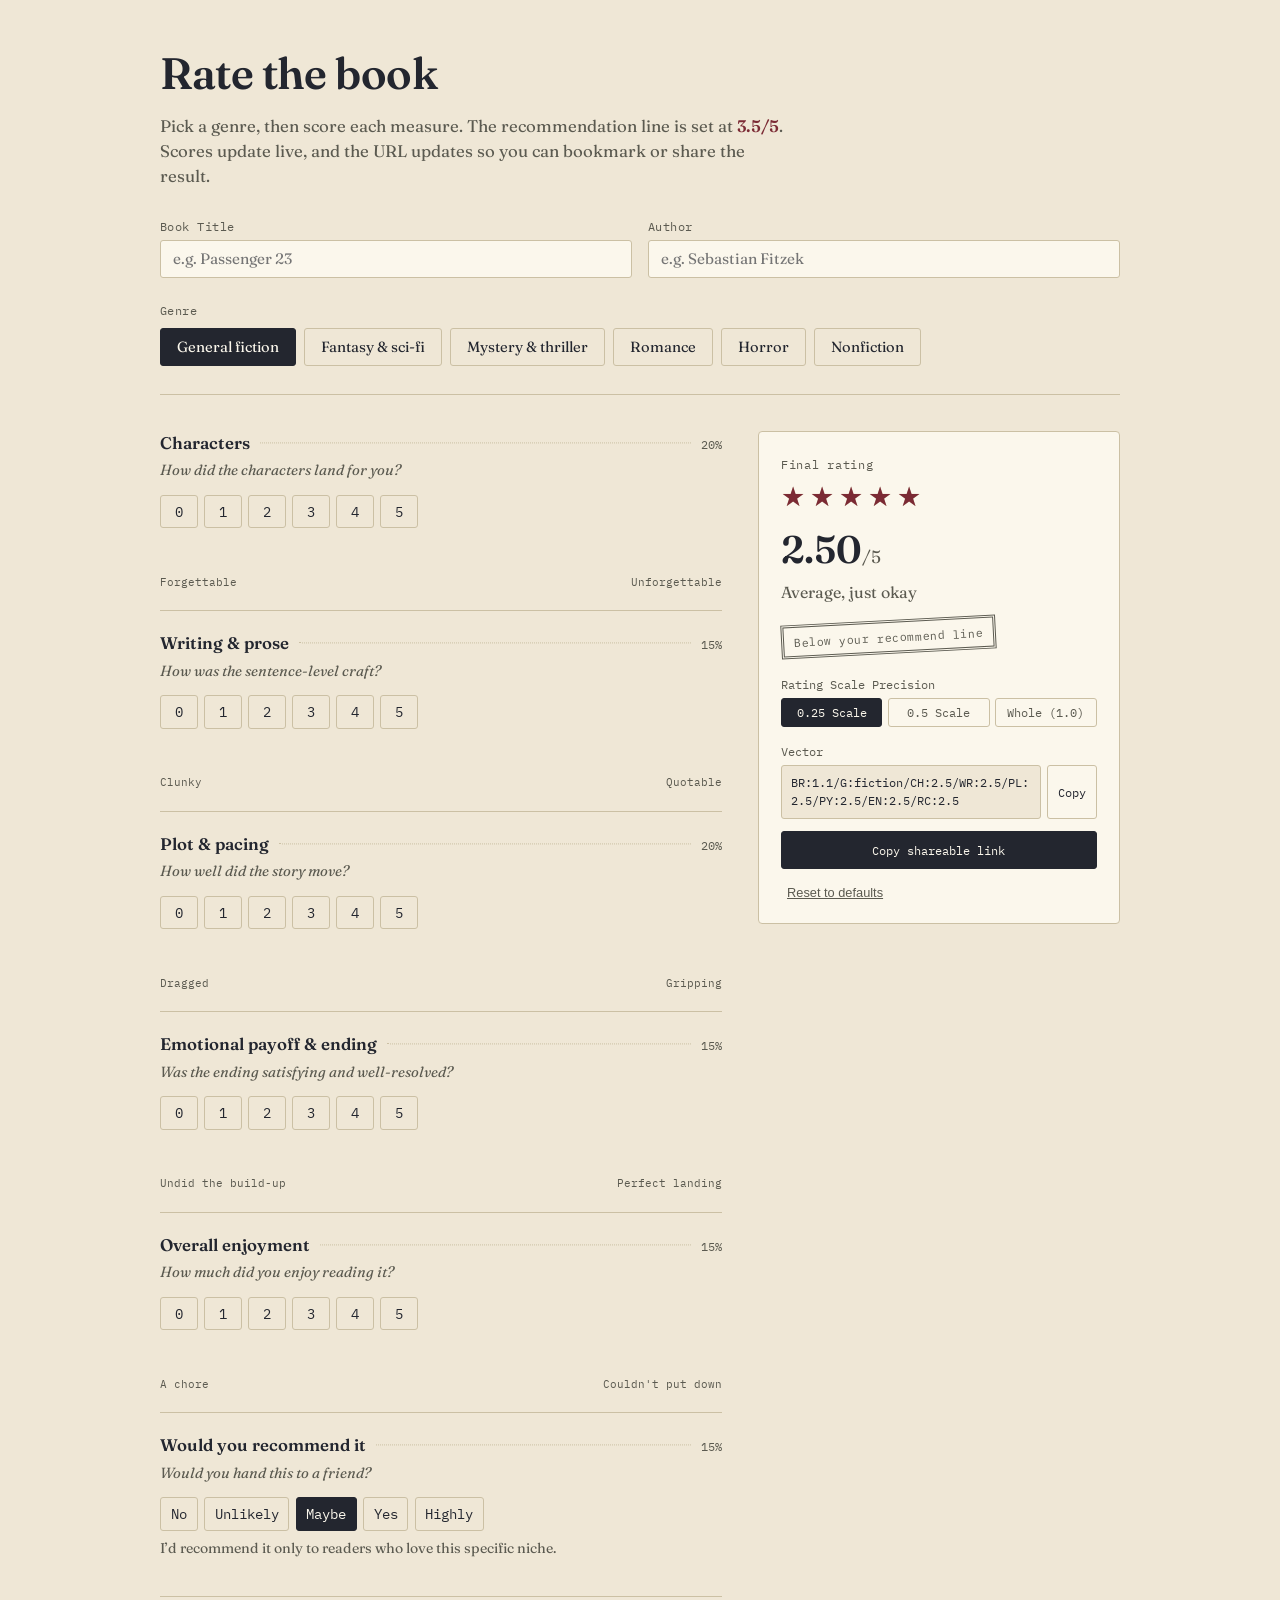
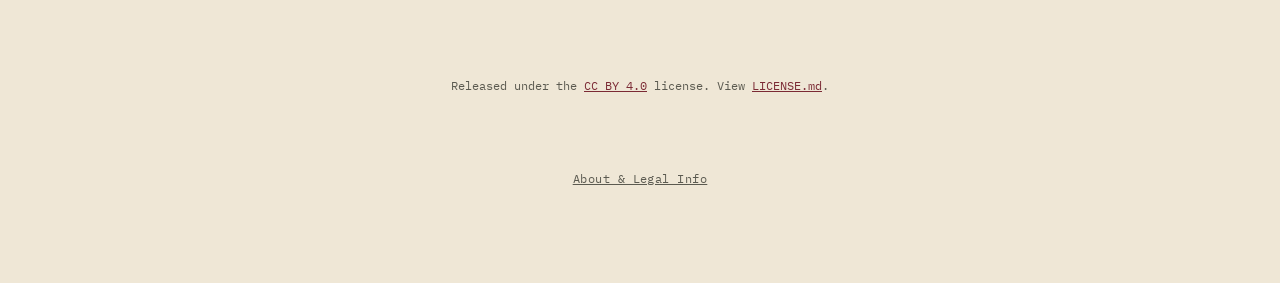
<file: index.html>
<!DOCTYPE html>
<html lang="en">
<head>
<meta charset="UTF-8">
<meta name="viewport" content="width=device-width, initial-scale=1.0">
<title>Rate the Book</title>
<link rel="preconnect" href="https://fonts.googleapis.com">
<link rel="preconnect" href="https://fonts.gstatic.com" crossorigin>
<link href="https://fonts.googleapis.com/css2?family=Fraunces:opsz,wght@9..144,400;9..144,500;9..144,600;9..144,700&family=IBM+Plex+Mono:wght@400;500;600&display=swap" rel="stylesheet">
<link rel="stylesheet" href="styles.css">
</head>
<body>
<div class="page">

  <header class="masthead">
    <h1>Rate the book</h1>
    <p>Pick a genre, then score each measure. The recommendation line is set at <strong>3.5/5</strong>. Scores update live, and the URL updates so you can bookmark or share the result.</p>
  </header>

  <div class="meta-container">
    <div class="cover-preview" id="coverContainer">
      <img id="coverImg" alt="Book Cover">
    </div>
    <div class="meta-inputs">
      <div class="field">
        <label for="bookTitle">Book Title</label>
        <input type="text" id="bookTitle" placeholder="e.g. Passenger 23">
      </div>
      <div class="field">
        <label for="bookAuthor">Author</label>
        <input type="text" id="bookAuthor" placeholder="e.g. Sebastian Fitzek">
      </div>
    </div>
  </div>

  <div class="genre-label">Genre</div>
  <div class="genres" id="genres" role="group" aria-label="Book genre"></div>

  <div class="layout">
    <section class="criteria" id="criteria" aria-label="Rating criteria"></section>

    <aside class="result">
      <div class="due-card">
        <div class="due-head">Final rating</div>
        
        <div class="due-top-grid">
          <div class="stars"><span class="back">★★★★★</span><span class="front" id="starsFront">★★★★★</span></div>
          <div class="score" id="scoreNum">0.00<span>/5</span></div>
          <div class="verdict" id="verdict"></div>
          <div class="badge" id="recBadge"></div>
        </div>

        <div class="vector-label">Rating Scale Precision</div>
        <div class="precision-options" id="precisionOptions">
          <button type="button" class="precision-btn active" data-scale="0.25">0.25 Scale</button>
          <button type="button" class="precision-btn" data-scale="0.5">0.5 Scale</button>
          <button type="button" class="precision-btn" data-scale="1.0">Whole (1.0)</button>
        </div>

        <div class="vector-label">Vector</div>
        <div class="vector-row">
          <code id="vectorStr"></code>
          <button class="chip" id="copyVector" type="button">Copy</button>
        </div>

        <button class="link-btn" id="copyLink" type="button">Copy shareable link</button>
        <button class="reset" id="resetBtn" type="button">Reset to defaults</button>
      </div>
    </aside>
  </div>

  <footer class="site-footer">
    Released under the <a href="https://creativecommons.org/licenses/by/4.0/" target="_blank" rel="noopener noreferrer">CC BY 4.0</a> license. View <a href="./LICENSE.md">LICENSE.md</a>.
  </footer>

</div>

<script type="module" src="app.js"></script>

<footer class="app-footer">
  <a href="legal.html" class="legal-link">About & Legal Info</a>
</footer>
  
</body>
</html>
</file>
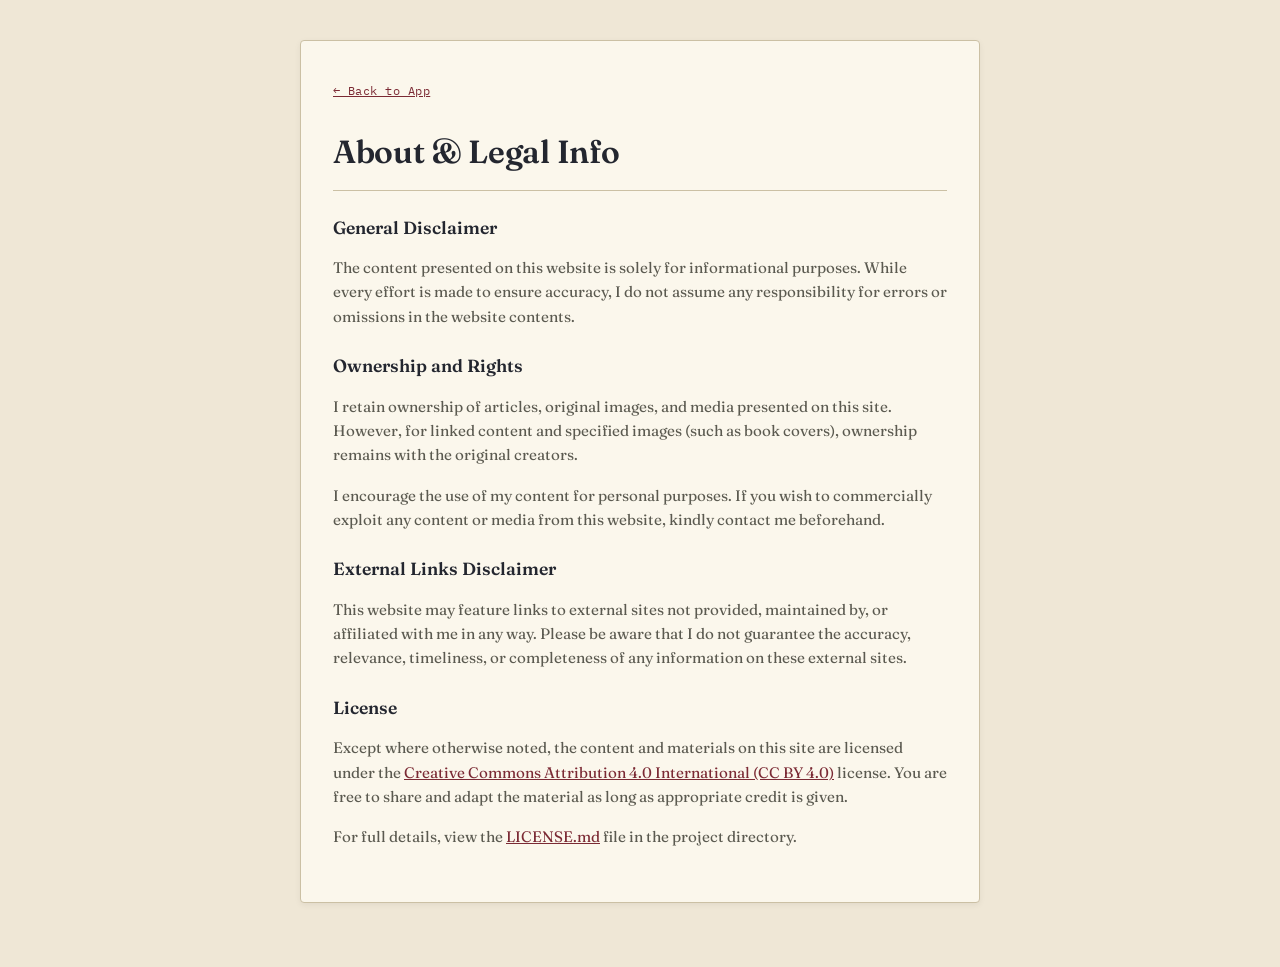
<file: legal.html>
<!DOCTYPE html>
<html lang="en">
<head>
  <meta charset="UTF-8">
  <meta name="viewport" content="width=device-width, initial-scale=1.0">
  <title>About & Legal Info</title>
  <link rel="preconnect" href="https://fonts.googleapis.com">
  <link rel="preconnect" href="https://fonts.gstatic.com" crossorigin>
  <link href="https://fonts.googleapis.com/css2?family=Fraunces:opsz,wght@9..144,400;9..144,500;9..144,600;9..144,700&family=IBM+Plex+Mono:wght@400;500;600&display=swap" rel="stylesheet">
  <link rel="stylesheet" href="styles.css">
</head>
<body class="legal-page">
  <div class="legal-container">
    <a href="index.html" class="back-link">&larr; Back to App</a>
    
    <h1>About & Legal Info</h1>
    
    <section>
      <h2>General Disclaimer</h2>
      <p>The content presented on this website is solely for informational purposes. While every effort is made to ensure accuracy, I do not assume any responsibility for errors or omissions in the website contents.</p>
    </section>

    <section>
      <h2>Ownership and Rights</h2>
      <p>I retain ownership of articles, original images, and media presented on this site. However, for linked content and specified images (such as book covers), ownership remains with the original creators.</p>
      <p>I encourage the use of my content for personal purposes. If you wish to commercially exploit any content or media from this website, kindly contact me beforehand.</p>
    </section>

    <section>
      <h2>External Links Disclaimer</h2>
      <p>This website may feature links to external sites not provided, maintained by, or affiliated with me in any way. Please be aware that I do not guarantee the accuracy, relevance, timeliness, or completeness of any information on these external sites.</p>
    </section>

    <section>
      <h2>License</h2>
      <p>Except where otherwise noted, the content and materials on this site are licensed under the <a href="https://creativecommons.org/licenses/by/4.0/" target="_blank" rel="noopener">Creative Commons Attribution 4.0 International (CC BY 4.0)</a> license. You are free to share and adapt the material as long as appropriate credit is given.</p>
      <p>For full details, view the <a href="LICENSE.md" target="_blank" rel="noopener">LICENSE.md</a> file in the project directory.</p>
    </section>
  </div>
</body>
</html>
</file>
<file: styles.css>
:root{
  --paper:#EFE7D6;
  --card:#FBF7EC;
  --ink:#23262F;
  --ink-soft:#5B5A50;
  --line:#CBC0A4;
  --oxblood:#7B2A34;
  --oxblood-soft:#9A4A53;
  --brass:#A9814A;
}

*{ box-sizing:border-box; }

html{ -webkit-text-size-adjust:100%; }

body{
  margin:0;
  background:var(--paper);
  color:var(--ink);
  font-family:'Fraunces', Georgia, serif;
  line-height:1.5;
  padding:2.5rem 1.25rem 4rem;
}

body.genre-fiction{--paper:#EFE7D6;--card:#FBF7EC;}
body.genre-fantasy{--paper:#E4E7F4;--card:#F7F8FC;}
body.genre-mystery{--paper:#E6E0D8;--card:#F8F4EE;}
body.genre-romance{--paper:#F1E0E5;--card:#FCF5F7;}
body.genre-horror{--paper:#E1E3DF;--card:#F5F6F3;}
body.genre-nonfiction{--paper:#E1E8E3;--card:#F6F9F7;}

.page{ max-width:960px; margin:0 auto; }

.masthead h1{
  font-size:clamp(2rem, 5vw, 2.75rem);
  font-weight:600;
  margin:0 0 .5rem;
  letter-spacing:-.01em;
}

.masthead p{
  max-width:58ch;
  color:var(--ink-soft);
  margin:0 0 1.75rem;
  font-size:1.05rem;
}

.masthead p strong {
  color: var(--oxblood);
  font-weight: 600;
}

.meta-container {
  display: flex;
  gap: 1.25rem;
  align-items: flex-start;
  margin-bottom: 1.5rem;
}

.meta-inputs {
  flex: 1;
  display: flex;
  gap: 1rem;
}

.cover-preview {
  width: 90px;
  height: 135px;
  background: var(--card);
  border: 1px dashed var(--line);
  border-radius: 4px;
  display: none;
  overflow: hidden;
  flex-shrink: 0;
  align-items: center;
  justify-content: center;
  box-shadow: 0 2px 6px rgba(0,0,0,0.06);
}

.cover-preview.has-image {
  display: flex;
  border-style: solid;
  border-color: var(--line);
}

.cover-preview img {
  width: 100%;
  height: 100%;
  object-fit: cover;
  display: block;
}

.field {
  flex: 1;
  display: flex;
  flex-direction: column;
  gap: 0.3rem;
}

.field label {
  font-family: 'IBM Plex Mono', monospace;
  font-size: .72rem;
  color: var(--ink-soft);
  letter-spacing: .04em;
}

.field input {
  font-family: 'Fraunces', Georgia, serif;
  font-size: 0.95rem;
  padding: 0.55rem 0.75rem;
  background: var(--card);
  border: 1px solid var(--line);
  border-radius: 3px;
  color: var(--ink);
  transition: border-color .12s;
}

.field input:focus {
  outline: none;
  border-color: var(--oxblood);
}

.genre-label{
  font-family:'IBM Plex Mono', monospace;
  font-size:.72rem;
  letter-spacing:.04em;
  color:var(--ink-soft);
  margin-bottom:.55rem;
}

.genres{
  display:flex;
  flex-wrap:wrap;
  gap:.5rem;
  margin-bottom:2.25rem;
  padding-bottom:1.75rem;
  border-bottom:1px solid var(--line);
}

.genre{
  font-family:'Fraunces', Georgia, serif;
  font-size:.92rem;
  padding:.55rem 1rem;
  background:transparent;
  border:1px solid var(--line);
  border-radius:3px;
  color:var(--ink);
  cursor:pointer;
  transition:border-color .12s, color .12s, background .12s;
}
.genre:hover{ border-color:var(--oxblood-soft); color:var(--oxblood); }
.genre.active{
  background:var(--ink);
  border-color:var(--ink);
  color:var(--card);
}
.genre:focus-visible{ outline:2px solid var(--oxblood); outline-offset:2px; }

.layout{
  display:grid;
  grid-template-columns:1.55fr 1fr;
  gap:2.25rem;
  align-items:start;
}

.criteria{ display:flex; flex-direction:column; }

.row{
  padding:1.25rem 0;
  border-bottom:1px solid var(--line);
}
.row:first-child{ padding-top:0; }

.row-head{
  display:flex;
  align-items:baseline;
  gap:.6rem;
  margin-bottom:.2rem;
}

.row-title{
  font-size:1.05rem;
  font-weight:600;
}

.row-leader{
  flex:1;
  border-bottom:1px dotted var(--line);
  transform:translateY(-.35em);
}

.row-weight{
  font-family:'IBM Plex Mono', monospace;
  font-size:.75rem;
  color:var(--ink-soft);
}

.row-question{
  font-size:.92rem;
  color:var(--ink-soft);
  font-style:italic;
  margin-bottom:.85rem;
}

.scale{
  display:flex;
  flex-wrap:wrap;
  gap:.4rem;
  align-items:center;
  margin-bottom:.4rem;
}

.tier{
  font-family:'IBM Plex Mono', monospace;
  font-size:.85rem;
  min-width:2.35rem;
  padding:.42rem .6rem;
  text-align:center;
  background:transparent;
  border:1px solid var(--line);
  border-radius:3px;
  color:var(--ink);
  cursor:pointer;
  transition:border-color .12s, color .12s, background .12s;
}
.tier:hover{ border-color:var(--oxblood-soft); color:var(--oxblood); }
.tier.active{
  background:var(--ink);
  border-color:var(--ink);
  color:var(--card);
}
.tier.na{ font-style:italic; font-size:.72rem; min-width:2.9rem; color:var(--ink-soft); margin-left:.35rem; }
.tier.na.active{ background:var(--brass); border-color:var(--brass); color:var(--ink); }

.tier:focus-visible{ outline:2px solid var(--oxblood); outline-offset:2px; }

.scale-labels{
  display:flex;
  justify-content:space-between;
  font-family:'IBM Plex Mono', monospace;
  font-size:.7rem;
  color:var(--ink-soft);
}

aside.result{ position:sticky; top:1.5rem; }

.due-card{
  background:var(--card);
  border:1px solid var(--line);
  border-radius:4px;
  padding:1.5rem 1.4rem 1.4rem;
}

.due-head{
  font-family:'IBM Plex Mono', monospace;
  font-size:.72rem;
  letter-spacing:.06em;
  color:var(--ink-soft);
  margin-bottom:.6rem;
}

.stars{ position:relative; font-size:1.7rem; letter-spacing:.18em; line-height:1; height:1.9rem; }
.stars .back{ color:var(--line); }
.stars .front{
  position:absolute; top:0; left:0;
  overflow:hidden; white-space:nowrap;
  color:var(--oxblood);
  width:0%;
  transition:width .18s ease-out;
}

.score{
  font-size:2.4rem;
  font-weight:600;
  margin:.5rem 0 .1rem;
}
.score span{
  font-size:1.1rem;
  font-weight:400;
  color:var(--ink-soft);
}

.verdict{
  color:var(--ink-soft);
  margin-bottom:1rem;
  min-height:1.4em;
}

.badge{
  display:inline-block;
  border:3px double var(--ink-soft);
  color:var(--ink-soft);
  font-family:'IBM Plex Mono', monospace;
  font-size:.72rem;
  letter-spacing:.05em;
  padding:.35rem .6rem;
  transform:rotate(-3deg);
  margin-bottom:1.3rem;
  transition:transform .15s, color .15s, border-color .15s;
}
.badge.recommend{
  border-color:var(--oxblood);
  color:var(--oxblood);
}
.badge.pulse{ transform:rotate(-3deg) scale(1.06); }

.score-feel{
  margin:.45rem 0 0;
  color:var(--ink-soft);
  font-size:.88rem;
  min-height:2.7em;
}

.vector-label{
  font-family:'IBM Plex Mono', monospace;
  font-size:.72rem;
  color:var(--ink-soft);
  margin-bottom:.35rem;
}

.precision-options {
  display: flex;
  gap: .35rem;
  margin-bottom: 1rem;
}

.precision-btn {
  flex: 1;
  font-family: 'IBM Plex Mono', monospace;
  font-size: .72rem;
  background: transparent;
  border: 1px solid var(--line);
  border-radius: 3px;
  padding: .35rem .2rem;
  cursor: pointer;
  color: var(--ink-soft);
  transition: all .12s;
}

.precision-btn:hover { border-color: var(--oxblood-soft); color: var(--oxblood); }
.precision-btn.active { background: var(--ink); border-color: var(--ink); color: var(--card); }

.vector-row{
  display:flex;
  gap:.4rem;
  margin-bottom:.7rem;
}

#vectorStr{
  flex:1;
  font-family:'IBM Plex Mono', monospace;
  font-size:.75rem;
  background:var(--paper);
  border:1px solid var(--line);
  border-radius:3px;
  padding:.5rem .55rem;
  word-break:break-all;
  color:var(--ink);
}

button.chip{
  font-family:'IBM Plex Mono', monospace;
  font-size:.72rem;
  background:transparent;
  border:1px solid var(--line);
  border-radius:3px;
  padding:.5rem .6rem;
  cursor:pointer;
  color:var(--ink);
  white-space:nowrap;
  transition: background .15s, color .15s, border-color .15s;
}
button.chip:hover{ border-color:var(--oxblood-soft); color:var(--oxblood); }

.link-btn{
  width:100%;
  font-family:'IBM Plex Mono', monospace;
  font-size:.78rem;
  background:var(--ink);
  color:var(--card);
  border:1px solid var(--ink);
  border-radius:3px;
  padding:.65rem;
  cursor:pointer;
  transition: background .15s, color .15s, border-color .15s;
}
.link-btn:hover{ background:var(--oxblood); border-color:var(--oxblood); }

button.chip.copied, .link-btn.copied {
  background: var(--oxblood) !important;
  color: var(--card) !important;
  border-color: var(--oxblood) !important;
}

.reset{
  display:block;
  text-align:center;
  margin-top:.9rem;
  font-size:.8rem;
  color:var(--ink-soft);
  background:none;
  border:none;
  text-decoration:underline;
  cursor:pointer;
}

footer.site-footer {
  margin-top: 3.5rem;
  padding-top: 1.5rem;
  border-top: none;
  text-align: center;
  font-family: 'IBM Plex Mono', monospace;
  font-size: 0.75rem;
  color: var(--ink-soft);
}

footer.site-footer a {
  color: var(--oxblood);
  text-decoration: underline;
}

footer.site-footer a:hover {
  color: var(--ink);
}

@media (max-width:720px){
  .meta-container { flex-direction: column-reverse; }
  .meta-inputs { width: 100%; flex-direction: column; gap: .75rem; }
  .cover-preview { width: 70px; height: 105px; }
  .layout{ grid-template-columns:1fr; }
  
  aside.result{
    position: sticky;
    bottom: 0;
    top: auto;
    z-index: 100;
    margin: 2rem -1.25rem -4rem;
    padding: 0.85rem 1.25rem 1.25rem;
    background: var(--card);
    border-top: 2px solid var(--line);
    box-shadow: 0 -4px 16px rgba(0,0,0,0.12);
    max-height: 80vh;
    overflow-y: auto;
  }

  .due-card {
    border: none;
    padding: 0;
    display: flex;
    flex-direction: column;
    gap: 0.45rem;
  }

  .due-head { display: none; }

  .due-top-grid {
    display: grid;
    grid-template-columns: auto 1fr;
    align-items: center;
    column-gap: 1rem;
  }

  .stars { font-size: 1.25rem; height: 1.3rem; }
  .score { font-size: 1.5rem; margin: 0; grid-column: 1; }
  .score span { font-size: .85rem; }
  .verdict { margin: 0; font-size: .8rem; grid-column: 2; grid-row: 1; min-height: auto; }
  .badge { margin: 0; grid-column: 2; grid-row: 2; justify-self: start; padding: .2rem .4rem; font-size: .68rem; }

  .vector-label {
    font-size: .68rem;
    margin-top: .3rem;
    margin-bottom: .15rem;
  }

  .precision-options {
    display: flex;
    margin-bottom: .25rem;
  }

  .vector-row {
    display: flex;
    margin-bottom: .25rem;
  }

  .link-btn {
    margin-top: .2rem;
    padding: .5rem;
  }

  .reset {
    display: block;
    margin-top: .3rem;
  }

  .row-leader{ display:none; }
  .row-head{ justify-space-between; }
  .tier{ min-width:2.1rem; font-size:.8rem; }
}

@media (prefers-reduced-motion:reduce){
  .stars .front, .badge{ transition:none; }
}

/* Footer link on main page */
.app-footer {
  text-align: center;
  padding: 30px 0;
  margin-top: 40px;
}

.legal-link {
  font-family: 'IBM Plex Mono', monospace;
  color: var(--ink-soft);
  font-size: 0.75rem;
  letter-spacing: .04em;
  text-decoration: underline;
  transition: color 0.15s ease;
}

.legal-link:hover {
  color: var(--oxblood);
}

/* Standalone legal.html Styling */
body.legal-page {
  background: var(--paper);
  color: var(--ink);
  min-height: 100vh;
  display: flex;
  justify-content: center;
  align-items: flex-start;
  padding: 2.5rem 1.25rem 4rem;
  margin: 0;
  font-family: 'Fraunces', Georgia, serif;
  line-height: 1.5;
}

.legal-container {
  max-width: 680px;
  width: 100%;
  background: var(--card);
  border: 1px solid var(--line);
  border-radius: 4px;
  padding: 2.25rem 2rem;
  box-shadow: 0 2px 6px rgba(0,0,0,0.06);
}

.back-link {
  display: inline-block;
  font-family: 'IBM Plex Mono', monospace;
  color: var(--oxblood);
  text-decoration: none;
  font-size: 0.75rem;
  letter-spacing: .04em;
  margin-bottom: 1.75rem;
  transition: color 0.12s ease;
}

.back-link:hover {
  color: var(--ink);
  text-decoration: underline;
}

.legal-container h1 {
  font-family: 'Fraunces', Georgia, serif;
  font-size: clamp(1.6rem, 4vw, 2rem);
  font-weight: 600;
  letter-spacing: -.01em;
  color: var(--ink);
  margin-top: 0;
  margin-bottom: 1.5rem;
  border-bottom: 1px solid var(--line);
  padding-bottom: .85rem;
}

.legal-container h2 {
  font-family: 'Fraunces', Georgia, serif;
  font-size: 1.1rem;
  font-weight: 600;
  color: var(--ink);
  margin-top: 1.5rem;
  margin-bottom: .5rem;
}

.legal-container p {
  font-size: 0.95rem;
  line-height: 1.6;
  color: var(--ink-soft);
  margin-bottom: 1rem;
}

.legal-container a {
  color: var(--oxblood);
  text-decoration: underline;
}

.legal-container a:hover {
  color: var(--ink);
}
</file>
